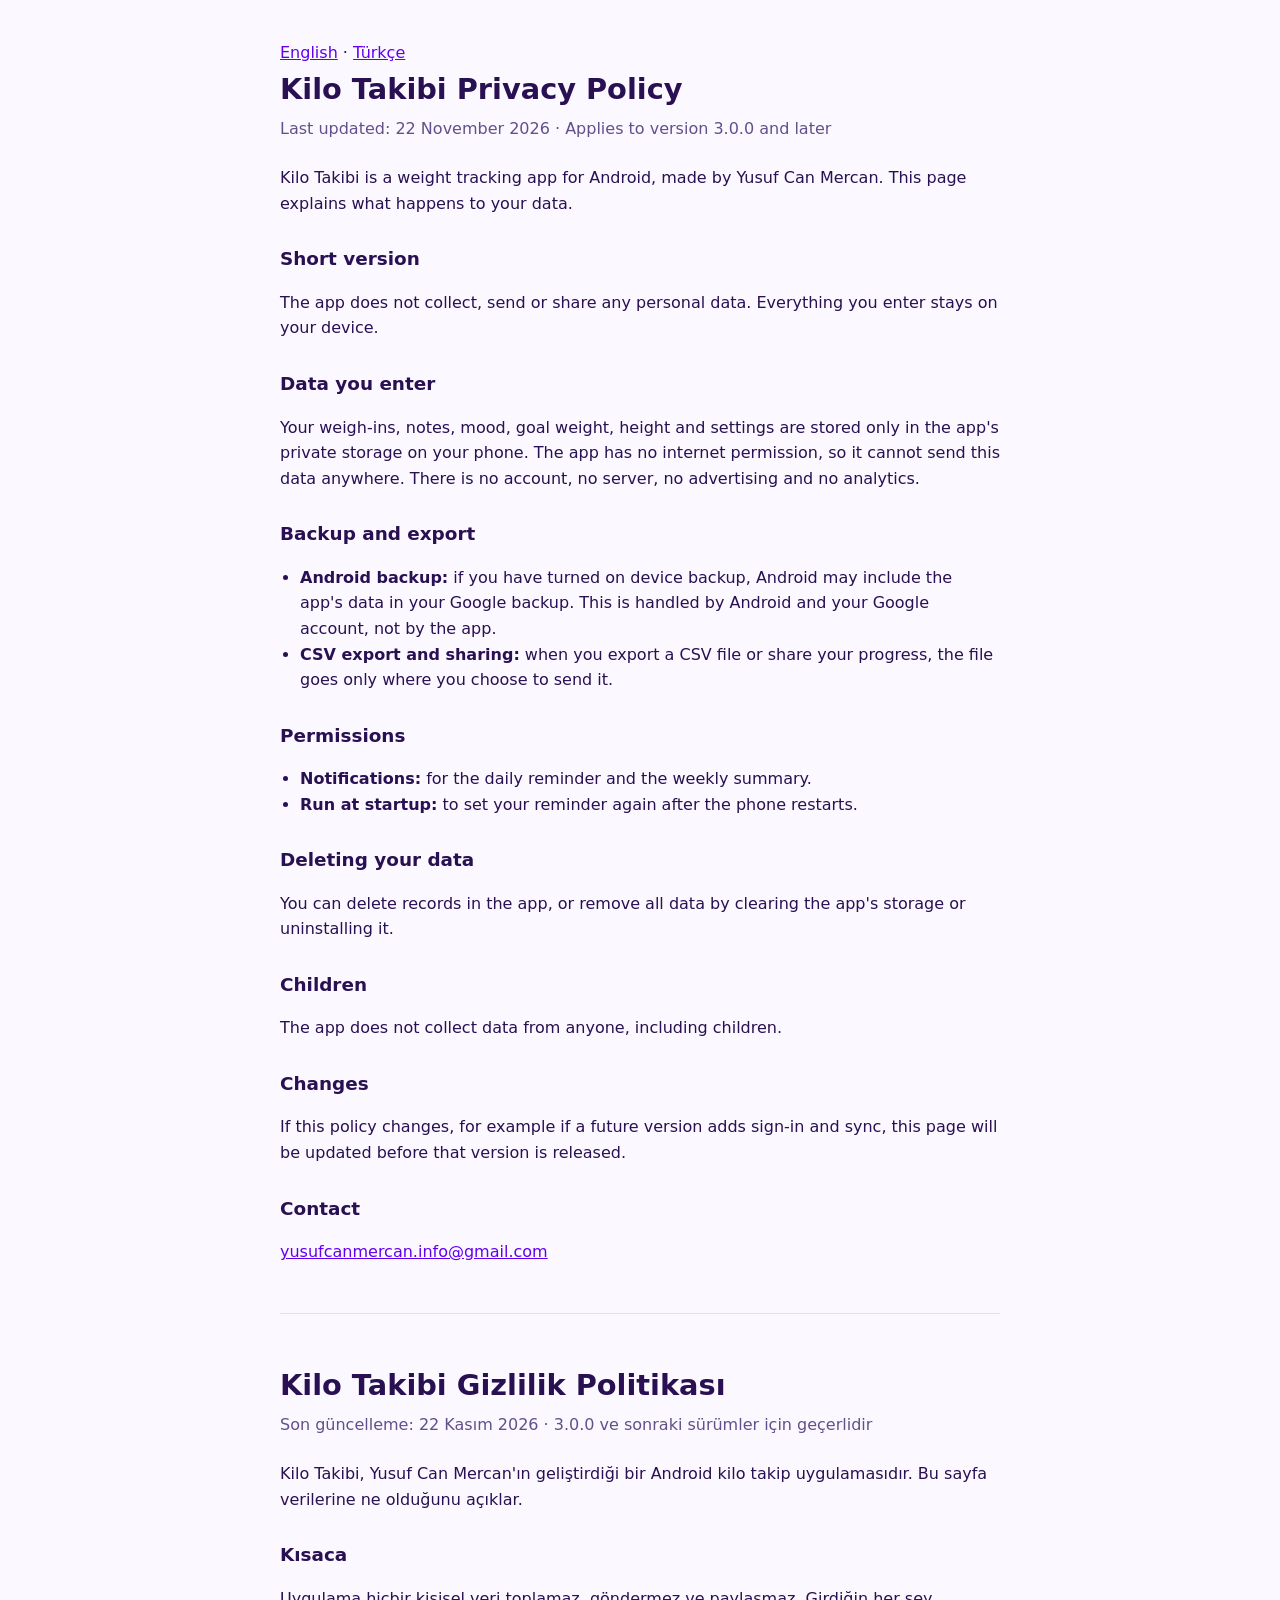
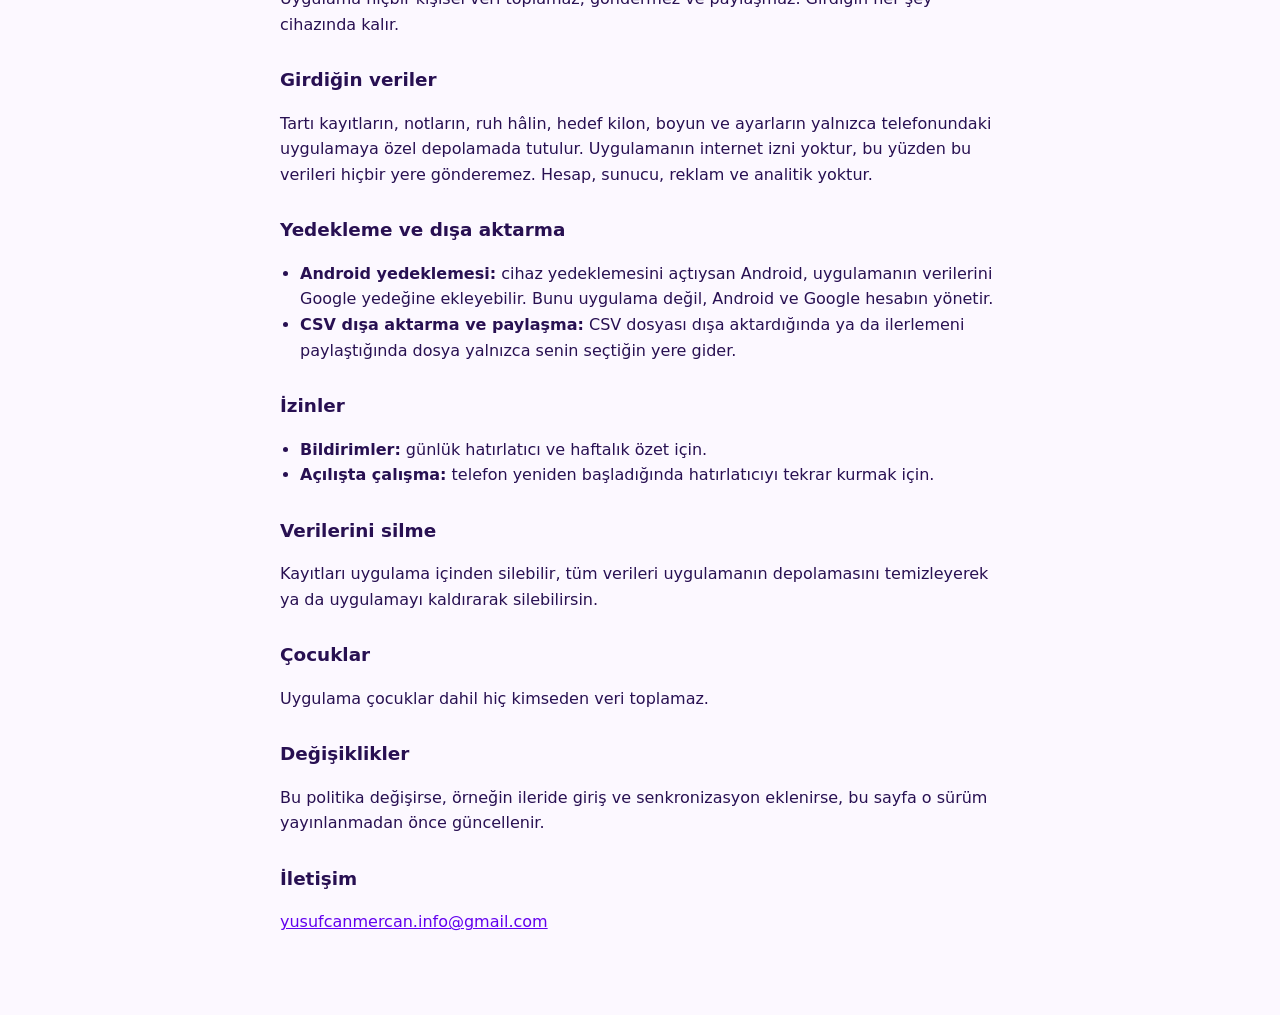
<file: kilo-takibi/privacy.html>
<!DOCTYPE html>
<html lang="en">
<head>
  <meta charset="UTF-8">
  <meta name="viewport" content="width=device-width, initial-scale=1.0">
  <title>Kilo Takibi Privacy Policy</title>
  <style>
    :root { --bg: #fcf8ff; --fg: #281052; --muted: #62508a; --accent: #6200ee; --line: #e6dcf7; }
    @media (prefers-color-scheme: dark) {
      :root { --bg: #15121c; --fg: #ece6f5; --muted: #b3a7c9; --accent: #c8a6ff; --line: #2e2840; }
    }
    body { margin: 0; background: var(--bg); color: var(--fg); font: 16px/1.6 system-ui, -apple-system, "Segoe UI", Roboto, sans-serif; }
    main { max-width: 720px; margin: 0 auto; padding: 40px 16px 64px; }
    h1 { font-size: 1.8rem; margin: 0 0 4px; }
    h2 { font-size: 1.15rem; margin: 28px 0 6px; }
    p, li { color: var(--fg); }
    .meta { color: var(--muted); margin: 0 0 24px; }
    nav a, a { color: var(--accent); }
    hr { border: 0; border-top: 1px solid var(--line); margin: 48px 0; }
    ul { padding-left: 20px; }
  </style>
</head>
<body>
<main>
  <nav><a href="#en">English</a> · <a href="#tr">Türkçe</a></nav>

  <section id="en" lang="en">
    <h1>Kilo Takibi Privacy Policy</h1>
    <p class="meta">Last updated: 22 November 2026 · Applies to version 3.0.0 and later</p>

    <p>Kilo Takibi is a weight tracking app for Android, made by Yusuf Can Mercan. This page explains what happens to your data.</p>

    <h2>Short version</h2>
    <p>The app does not collect, send or share any personal data. Everything you enter stays on your device.</p>

    <h2>Data you enter</h2>
    <p>Your weigh-ins, notes, mood, goal weight, height and settings are stored only in the app's private storage on your phone. The app has no internet permission, so it cannot send this data anywhere. There is no account, no server, no advertising and no analytics.</p>

    <h2>Backup and export</h2>
    <ul>
      <li><strong>Android backup:</strong> if you have turned on device backup, Android may include the app's data in your Google backup. This is handled by Android and your Google account, not by the app.</li>
      <li><strong>CSV export and sharing:</strong> when you export a CSV file or share your progress, the file goes only where you choose to send it.</li>
    </ul>

    <h2>Permissions</h2>
    <ul>
      <li><strong>Notifications:</strong> for the daily reminder and the weekly summary.</li>
      <li><strong>Run at startup:</strong> to set your reminder again after the phone restarts.</li>
    </ul>

    <h2>Deleting your data</h2>
    <p>You can delete records in the app, or remove all data by clearing the app's storage or uninstalling it.</p>

    <h2>Children</h2>
    <p>The app does not collect data from anyone, including children.</p>

    <h2>Changes</h2>
    <p>If this policy changes, for example if a future version adds sign-in and sync, this page will be updated before that version is released.</p>

    <h2>Contact</h2>
    <p><a href="mailto:yusufcanmercan.info@gmail.com">yusufcanmercan.info@gmail.com</a></p>
  </section>

  <hr>

  <section id="tr" lang="tr">
    <h1>Kilo Takibi Gizlilik Politikası</h1>
    <p class="meta">Son güncelleme: 22 Kasım 2026 · 3.0.0 ve sonraki sürümler için geçerlidir</p>

    <p>Kilo Takibi, Yusuf Can Mercan'ın geliştirdiği bir Android kilo takip uygulamasıdır. Bu sayfa verilerine ne olduğunu açıklar.</p>

    <h2>Kısaca</h2>
    <p>Uygulama hiçbir kişisel veri toplamaz, göndermez ve paylaşmaz. Girdiğin her şey cihazında kalır.</p>

    <h2>Girdiğin veriler</h2>
    <p>Tartı kayıtların, notların, ruh hâlin, hedef kilon, boyun ve ayarların yalnızca telefonundaki uygulamaya özel depolamada tutulur. Uygulamanın internet izni yoktur, bu yüzden bu verileri hiçbir yere gönderemez. Hesap, sunucu, reklam ve analitik yoktur.</p>

    <h2>Yedekleme ve dışa aktarma</h2>
    <ul>
      <li><strong>Android yedeklemesi:</strong> cihaz yedeklemesini açtıysan Android, uygulamanın verilerini Google yedeğine ekleyebilir. Bunu uygulama değil, Android ve Google hesabın yönetir.</li>
      <li><strong>CSV dışa aktarma ve paylaşma:</strong> CSV dosyası dışa aktardığında ya da ilerlemeni paylaştığında dosya yalnızca senin seçtiğin yere gider.</li>
    </ul>

    <h2>İzinler</h2>
    <ul>
      <li><strong>Bildirimler:</strong> günlük hatırlatıcı ve haftalık özet için.</li>
      <li><strong>Açılışta çalışma:</strong> telefon yeniden başladığında hatırlatıcıyı tekrar kurmak için.</li>
    </ul>

    <h2>Verilerini silme</h2>
    <p>Kayıtları uygulama içinden silebilir, tüm verileri uygulamanın depolamasını temizleyerek ya da uygulamayı kaldırarak silebilirsin.</p>

    <h2>Çocuklar</h2>
    <p>Uygulama çocuklar dahil hiç kimseden veri toplamaz.</p>

    <h2>Değişiklikler</h2>
    <p>Bu politika değişirse, örneğin ileride giriş ve senkronizasyon eklenirse, bu sayfa o sürüm yayınlanmadan önce güncellenir.</p>

    <h2>İletişim</h2>
    <p><a href="mailto:yusufcanmercan.info@gmail.com">yusufcanmercan.info@gmail.com</a></p>
  </section>
</main>
</body>
</html>
</file>
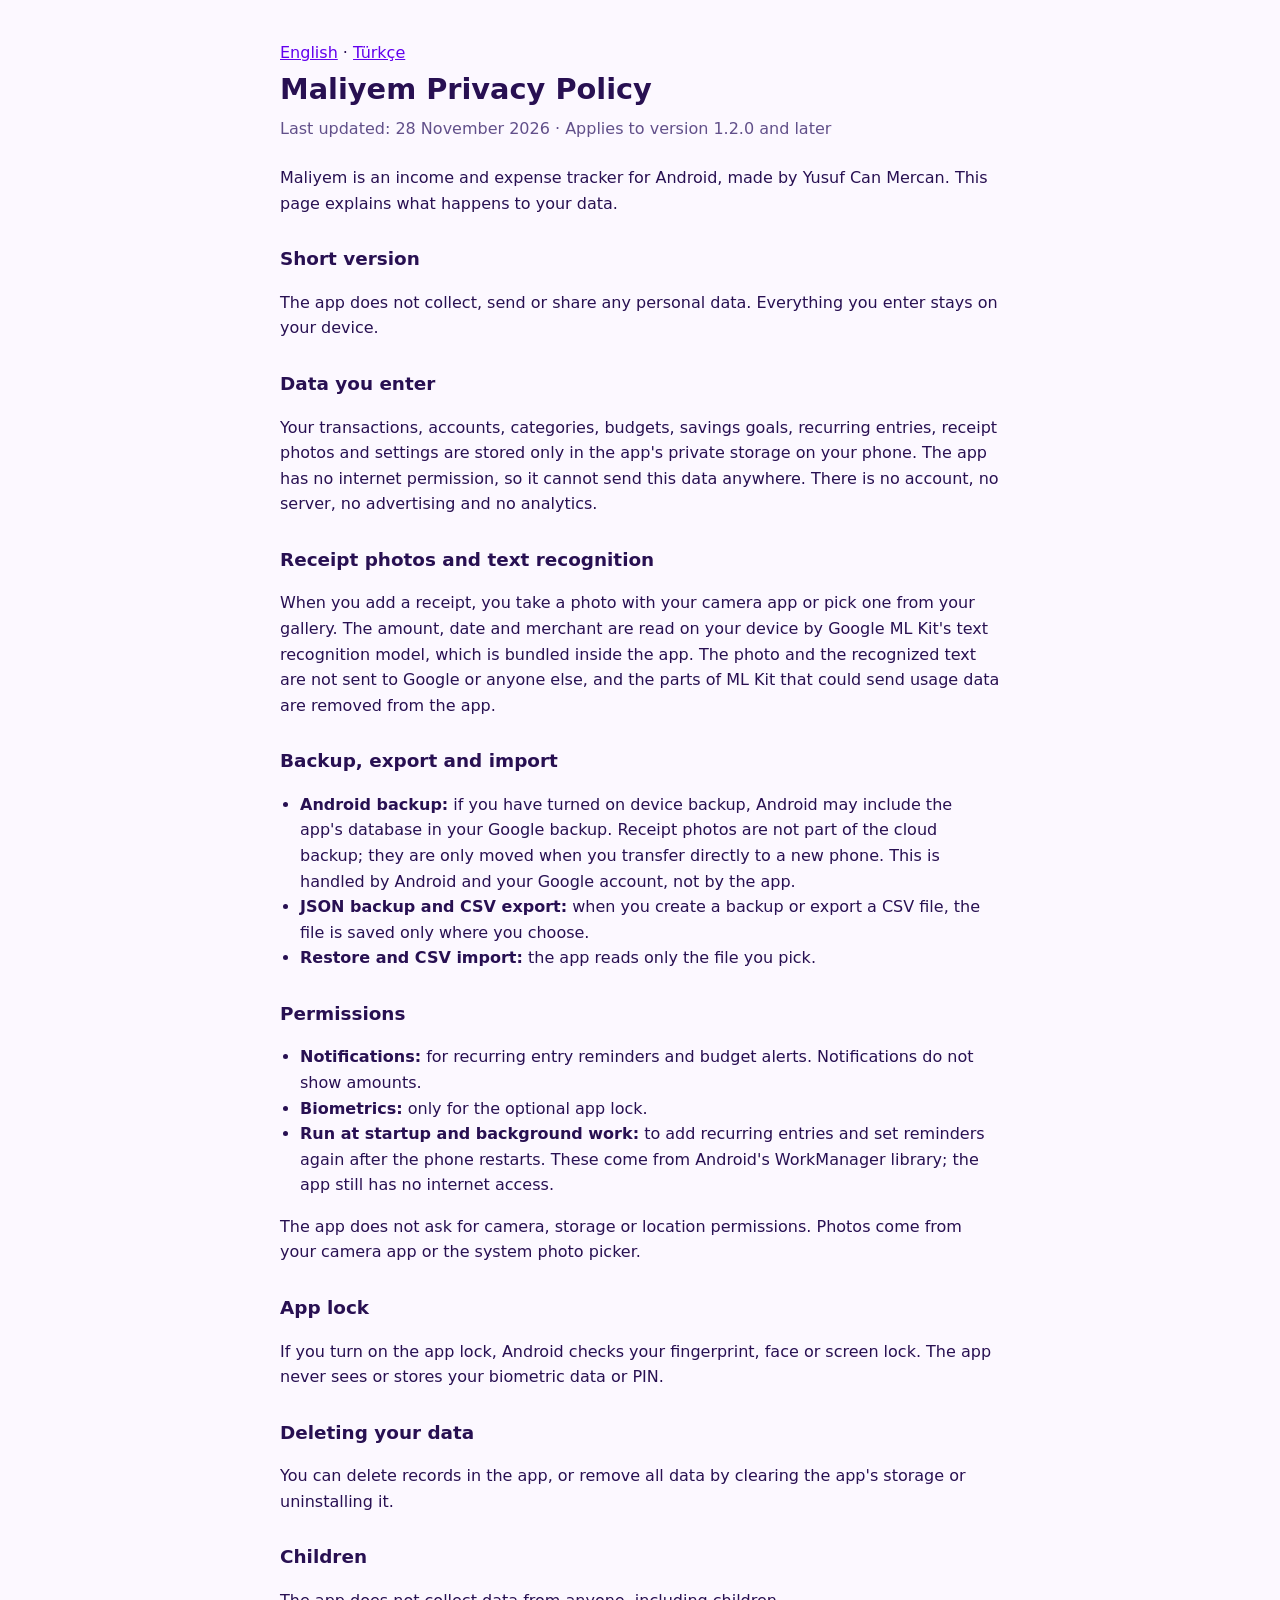
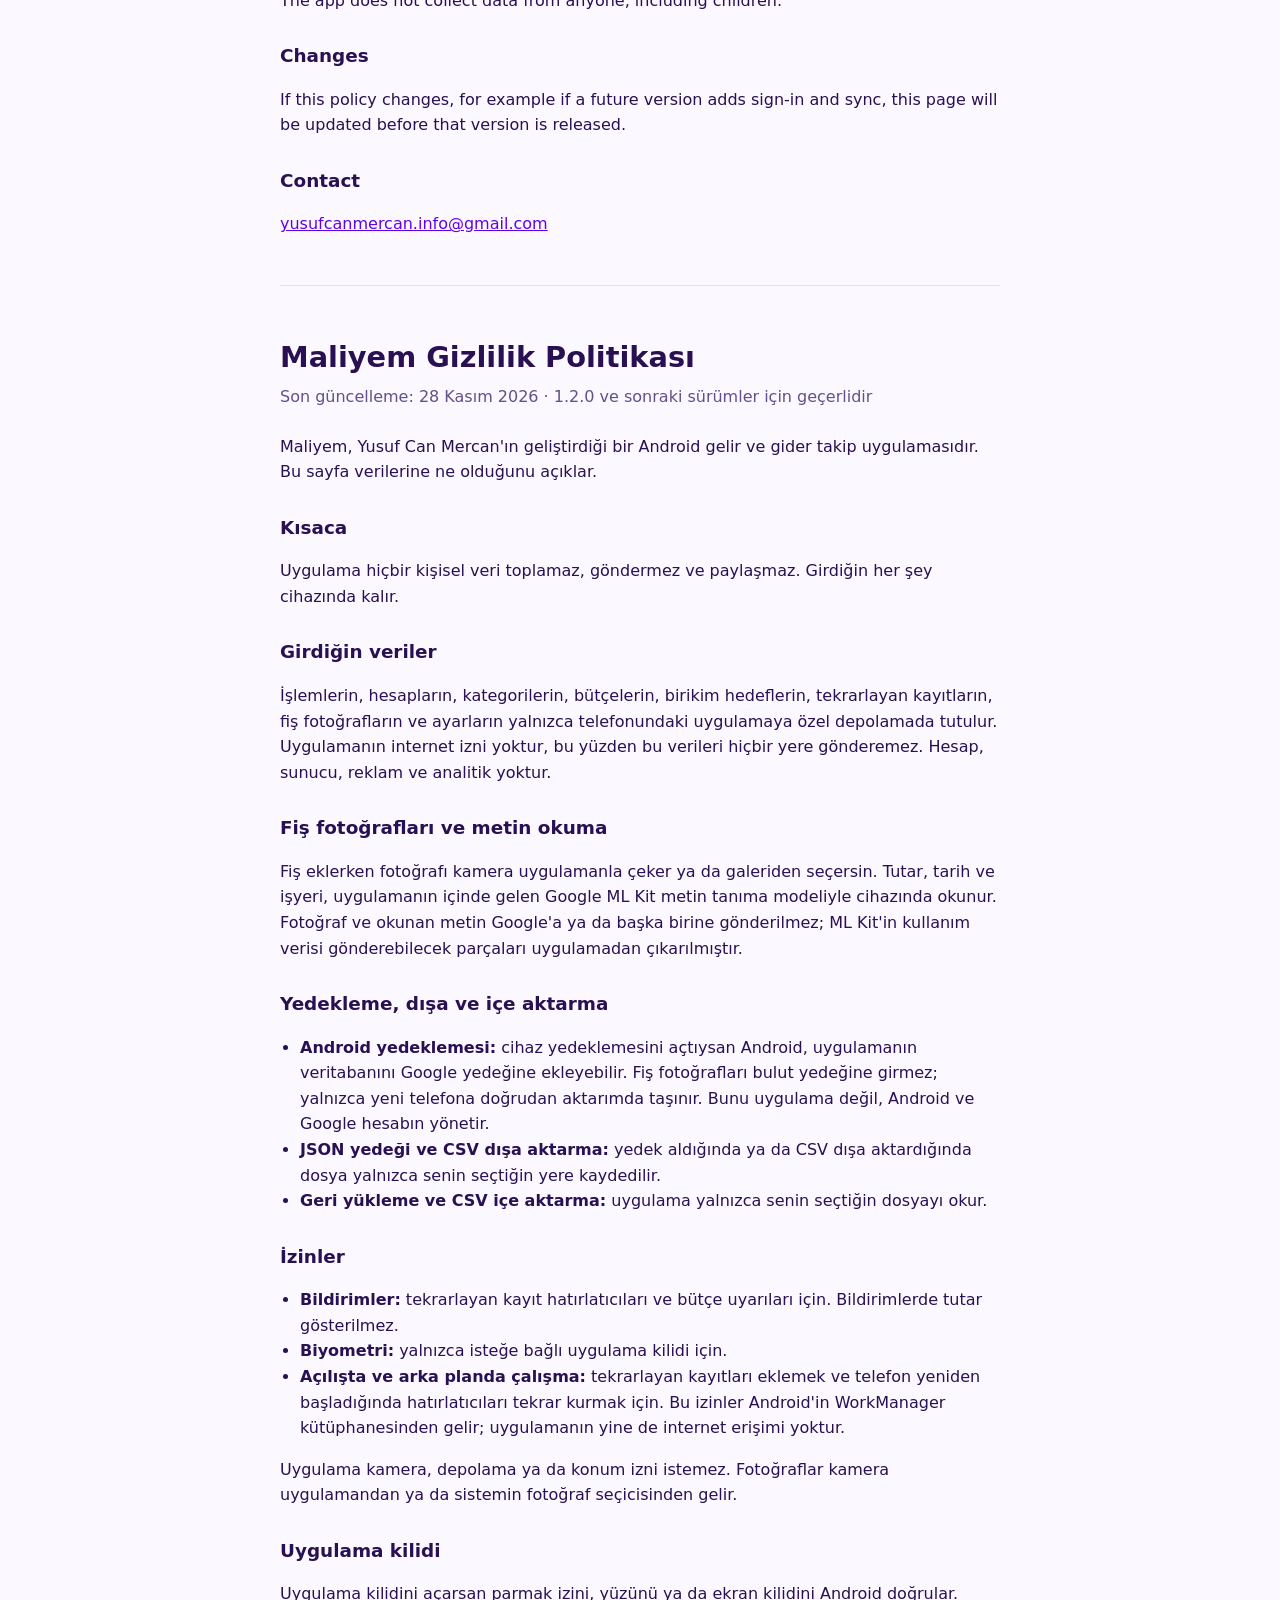
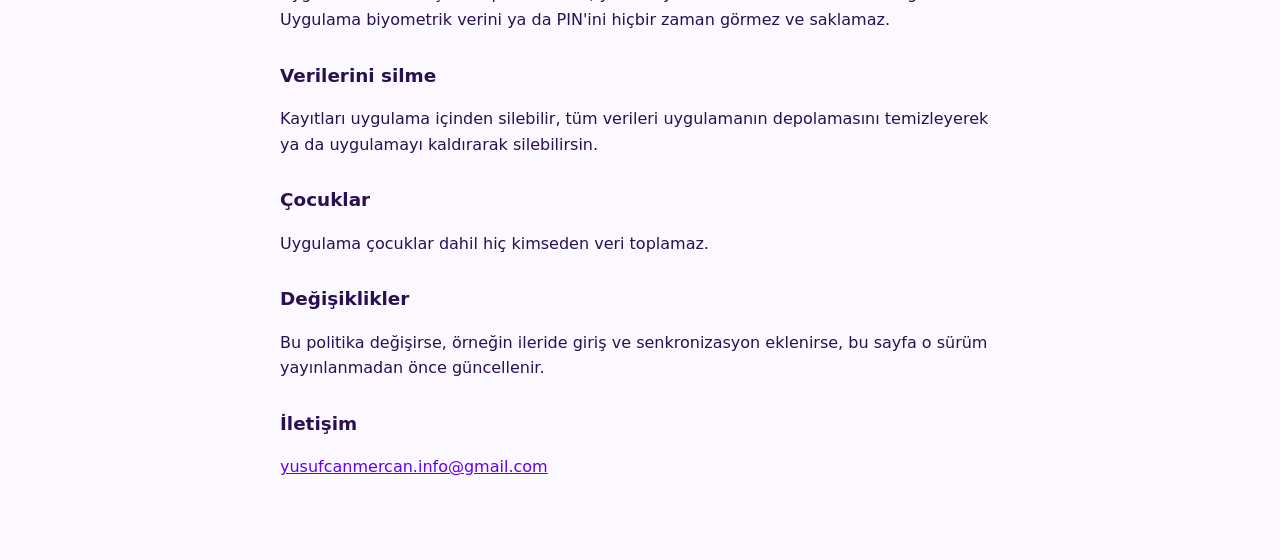
<file: maliyem/privacy.html>
<!DOCTYPE html>
<html lang="en">
<head>
  <meta charset="UTF-8">
  <meta name="viewport" content="width=device-width, initial-scale=1.0">
  <title>Maliyem Privacy Policy</title>
  <style>
    :root { --bg: #fcf8ff; --fg: #281052; --muted: #62508a; --accent: #6200ee; --line: #e6dcf7; }
    @media (prefers-color-scheme: dark) {
      :root { --bg: #15121c; --fg: #ece6f5; --muted: #b3a7c9; --accent: #c8a6ff; --line: #2e2840; }
    }
    body { margin: 0; background: var(--bg); color: var(--fg); font: 16px/1.6 system-ui, -apple-system, "Segoe UI", Roboto, sans-serif; }
    main { max-width: 720px; margin: 0 auto; padding: 40px 16px 64px; }
    h1 { font-size: 1.8rem; margin: 0 0 4px; }
    h2 { font-size: 1.15rem; margin: 28px 0 6px; }
    p, li { color: var(--fg); }
    .meta { color: var(--muted); margin: 0 0 24px; }
    nav a, a { color: var(--accent); }
    hr { border: 0; border-top: 1px solid var(--line); margin: 48px 0; }
    ul { padding-left: 20px; }
  </style>
</head>
<body>
<main>
  <nav><a href="#en">English</a> · <a href="#tr">Türkçe</a></nav>

  <section id="en" lang="en">
    <h1>Maliyem Privacy Policy</h1>
    <p class="meta">Last updated: 28 November 2026 · Applies to version 1.2.0 and later</p>

    <p>Maliyem is an income and expense tracker for Android, made by Yusuf Can Mercan. This page explains what happens to your data.</p>

    <h2>Short version</h2>
    <p>The app does not collect, send or share any personal data. Everything you enter stays on your device.</p>

    <h2>Data you enter</h2>
    <p>Your transactions, accounts, categories, budgets, savings goals, recurring entries, receipt photos and settings are stored only in the app's private storage on your phone. The app has no internet permission, so it cannot send this data anywhere. There is no account, no server, no advertising and no analytics.</p>

    <h2>Receipt photos and text recognition</h2>
    <p>When you add a receipt, you take a photo with your camera app or pick one from your gallery. The amount, date and merchant are read on your device by Google ML Kit's text recognition model, which is bundled inside the app. The photo and the recognized text are not sent to Google or anyone else, and the parts of ML Kit that could send usage data are removed from the app.</p>

    <h2>Backup, export and import</h2>
    <ul>
      <li><strong>Android backup:</strong> if you have turned on device backup, Android may include the app's database in your Google backup. Receipt photos are not part of the cloud backup; they are only moved when you transfer directly to a new phone. This is handled by Android and your Google account, not by the app.</li>
      <li><strong>JSON backup and CSV export:</strong> when you create a backup or export a CSV file, the file is saved only where you choose.</li>
      <li><strong>Restore and CSV import:</strong> the app reads only the file you pick.</li>
    </ul>

    <h2>Permissions</h2>
    <ul>
      <li><strong>Notifications:</strong> for recurring entry reminders and budget alerts. Notifications do not show amounts.</li>
      <li><strong>Biometrics:</strong> only for the optional app lock.</li>
      <li><strong>Run at startup and background work:</strong> to add recurring entries and set reminders again after the phone restarts. These come from Android's WorkManager library; the app still has no internet access.</li>
    </ul>
    <p>The app does not ask for camera, storage or location permissions. Photos come from your camera app or the system photo picker.</p>

    <h2>App lock</h2>
    <p>If you turn on the app lock, Android checks your fingerprint, face or screen lock. The app never sees or stores your biometric data or PIN.</p>

    <h2>Deleting your data</h2>
    <p>You can delete records in the app, or remove all data by clearing the app's storage or uninstalling it.</p>

    <h2>Children</h2>
    <p>The app does not collect data from anyone, including children.</p>

    <h2>Changes</h2>
    <p>If this policy changes, for example if a future version adds sign-in and sync, this page will be updated before that version is released.</p>

    <h2>Contact</h2>
    <p><a href="mailto:yusufcanmercan.info@gmail.com">yusufcanmercan.info@gmail.com</a></p>
  </section>

  <hr>

  <section id="tr" lang="tr">
    <h1>Maliyem Gizlilik Politikası</h1>
    <p class="meta">Son güncelleme: 28 Kasım 2026 · 1.2.0 ve sonraki sürümler için geçerlidir</p>

    <p>Maliyem, Yusuf Can Mercan'ın geliştirdiği bir Android gelir ve gider takip uygulamasıdır. Bu sayfa verilerine ne olduğunu açıklar.</p>

    <h2>Kısaca</h2>
    <p>Uygulama hiçbir kişisel veri toplamaz, göndermez ve paylaşmaz. Girdiğin her şey cihazında kalır.</p>

    <h2>Girdiğin veriler</h2>
    <p>İşlemlerin, hesapların, kategorilerin, bütçelerin, birikim hedeflerin, tekrarlayan kayıtların, fiş fotoğrafların ve ayarların yalnızca telefonundaki uygulamaya özel depolamada tutulur. Uygulamanın internet izni yoktur, bu yüzden bu verileri hiçbir yere gönderemez. Hesap, sunucu, reklam ve analitik yoktur.</p>

    <h2>Fiş fotoğrafları ve metin okuma</h2>
    <p>Fiş eklerken fotoğrafı kamera uygulamanla çeker ya da galeriden seçersin. Tutar, tarih ve işyeri, uygulamanın içinde gelen Google ML Kit metin tanıma modeliyle cihazında okunur. Fotoğraf ve okunan metin Google'a ya da başka birine gönderilmez; ML Kit'in kullanım verisi gönderebilecek parçaları uygulamadan çıkarılmıştır.</p>

    <h2>Yedekleme, dışa ve içe aktarma</h2>
    <ul>
      <li><strong>Android yedeklemesi:</strong> cihaz yedeklemesini açtıysan Android, uygulamanın veritabanını Google yedeğine ekleyebilir. Fiş fotoğrafları bulut yedeğine girmez; yalnızca yeni telefona doğrudan aktarımda taşınır. Bunu uygulama değil, Android ve Google hesabın yönetir.</li>
      <li><strong>JSON yedeği ve CSV dışa aktarma:</strong> yedek aldığında ya da CSV dışa aktardığında dosya yalnızca senin seçtiğin yere kaydedilir.</li>
      <li><strong>Geri yükleme ve CSV içe aktarma:</strong> uygulama yalnızca senin seçtiğin dosyayı okur.</li>
    </ul>

    <h2>İzinler</h2>
    <ul>
      <li><strong>Bildirimler:</strong> tekrarlayan kayıt hatırlatıcıları ve bütçe uyarıları için. Bildirimlerde tutar gösterilmez.</li>
      <li><strong>Biyometri:</strong> yalnızca isteğe bağlı uygulama kilidi için.</li>
      <li><strong>Açılışta ve arka planda çalışma:</strong> tekrarlayan kayıtları eklemek ve telefon yeniden başladığında hatırlatıcıları tekrar kurmak için. Bu izinler Android'in WorkManager kütüphanesinden gelir; uygulamanın yine de internet erişimi yoktur.</li>
    </ul>
    <p>Uygulama kamera, depolama ya da konum izni istemez. Fotoğraflar kamera uygulamandan ya da sistemin fotoğraf seçicisinden gelir.</p>

    <h2>Uygulama kilidi</h2>
    <p>Uygulama kilidini açarsan parmak izini, yüzünü ya da ekran kilidini Android doğrular. Uygulama biyometrik verini ya da PIN'ini hiçbir zaman görmez ve saklamaz.</p>

    <h2>Verilerini silme</h2>
    <p>Kayıtları uygulama içinden silebilir, tüm verileri uygulamanın depolamasını temizleyerek ya da uygulamayı kaldırarak silebilirsin.</p>

    <h2>Çocuklar</h2>
    <p>Uygulama çocuklar dahil hiç kimseden veri toplamaz.</p>

    <h2>Değişiklikler</h2>
    <p>Bu politika değişirse, örneğin ileride giriş ve senkronizasyon eklenirse, bu sayfa o sürüm yayınlanmadan önce güncellenir.</p>

    <h2>İletişim</h2>
    <p><a href="mailto:yusufcanmercan.info@gmail.com">yusufcanmercan.info@gmail.com</a></p>
  </section>
</main>
</body>
</html>
</file>
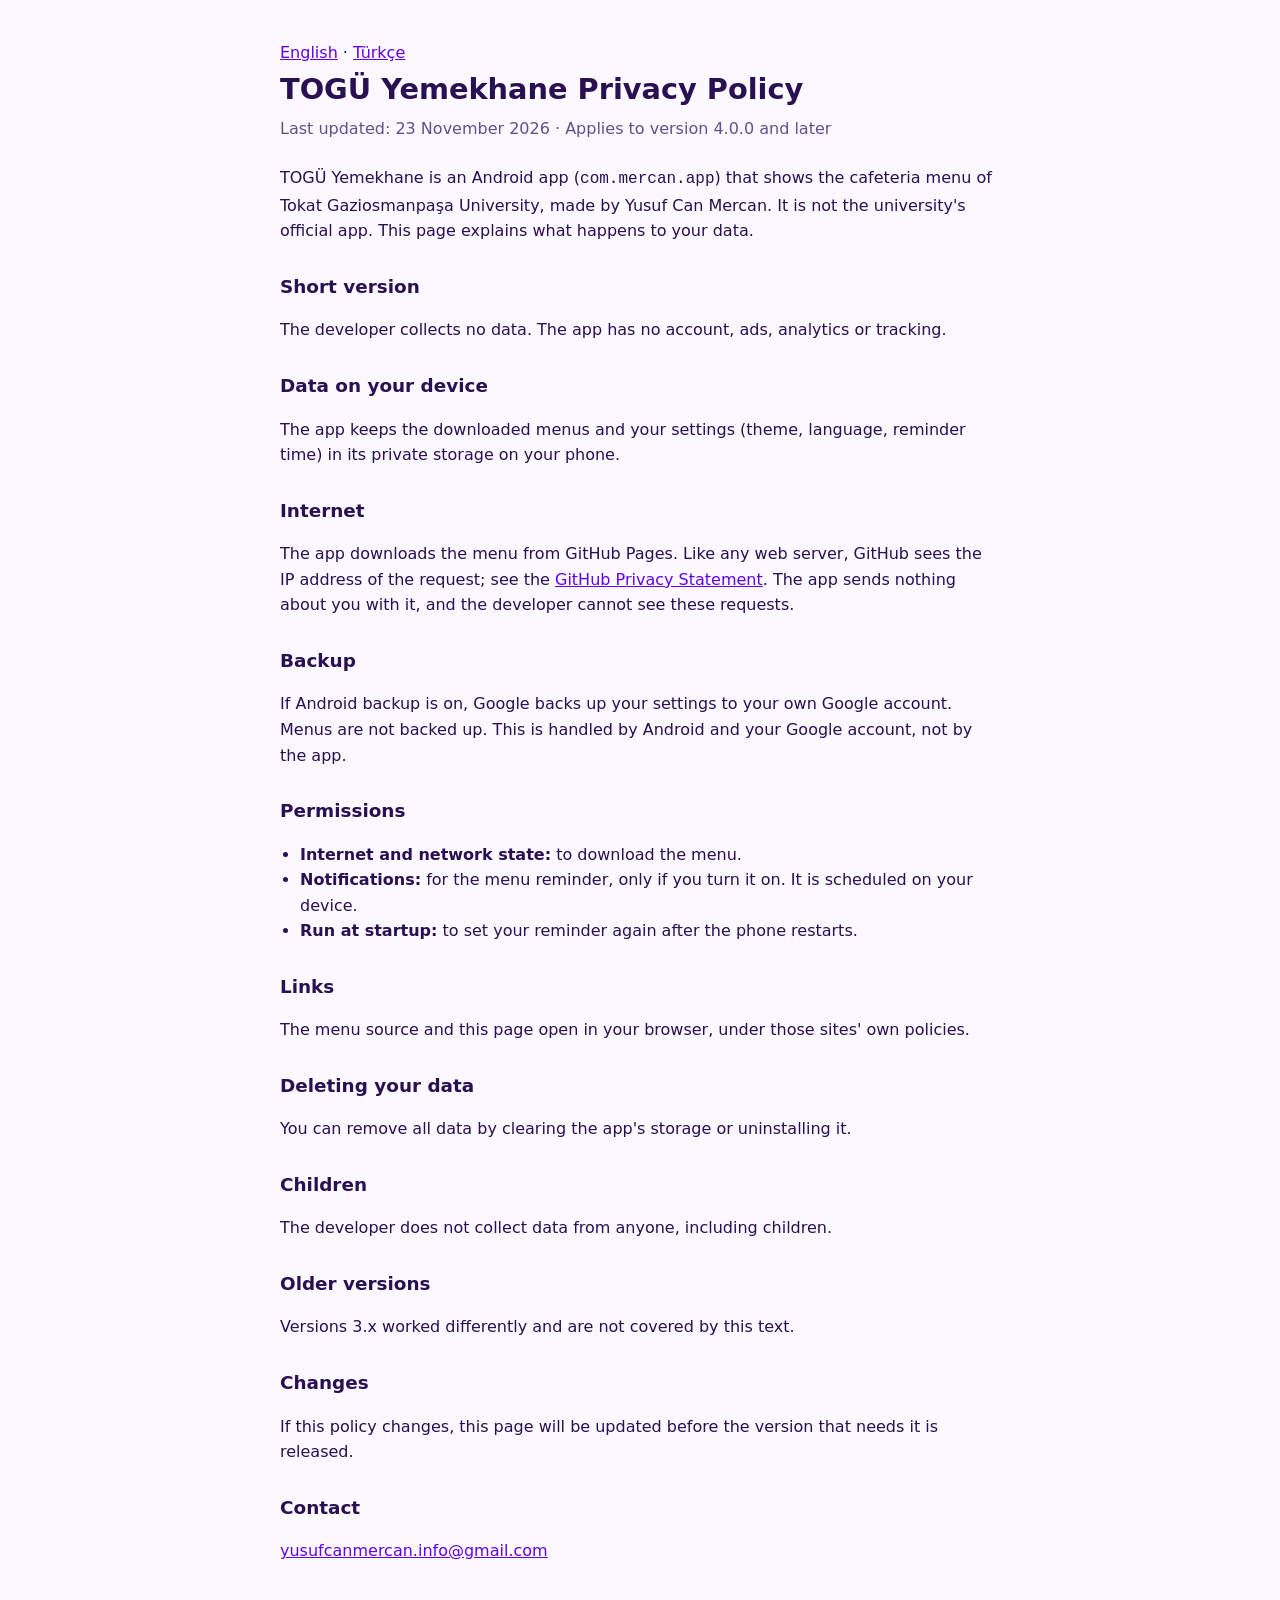
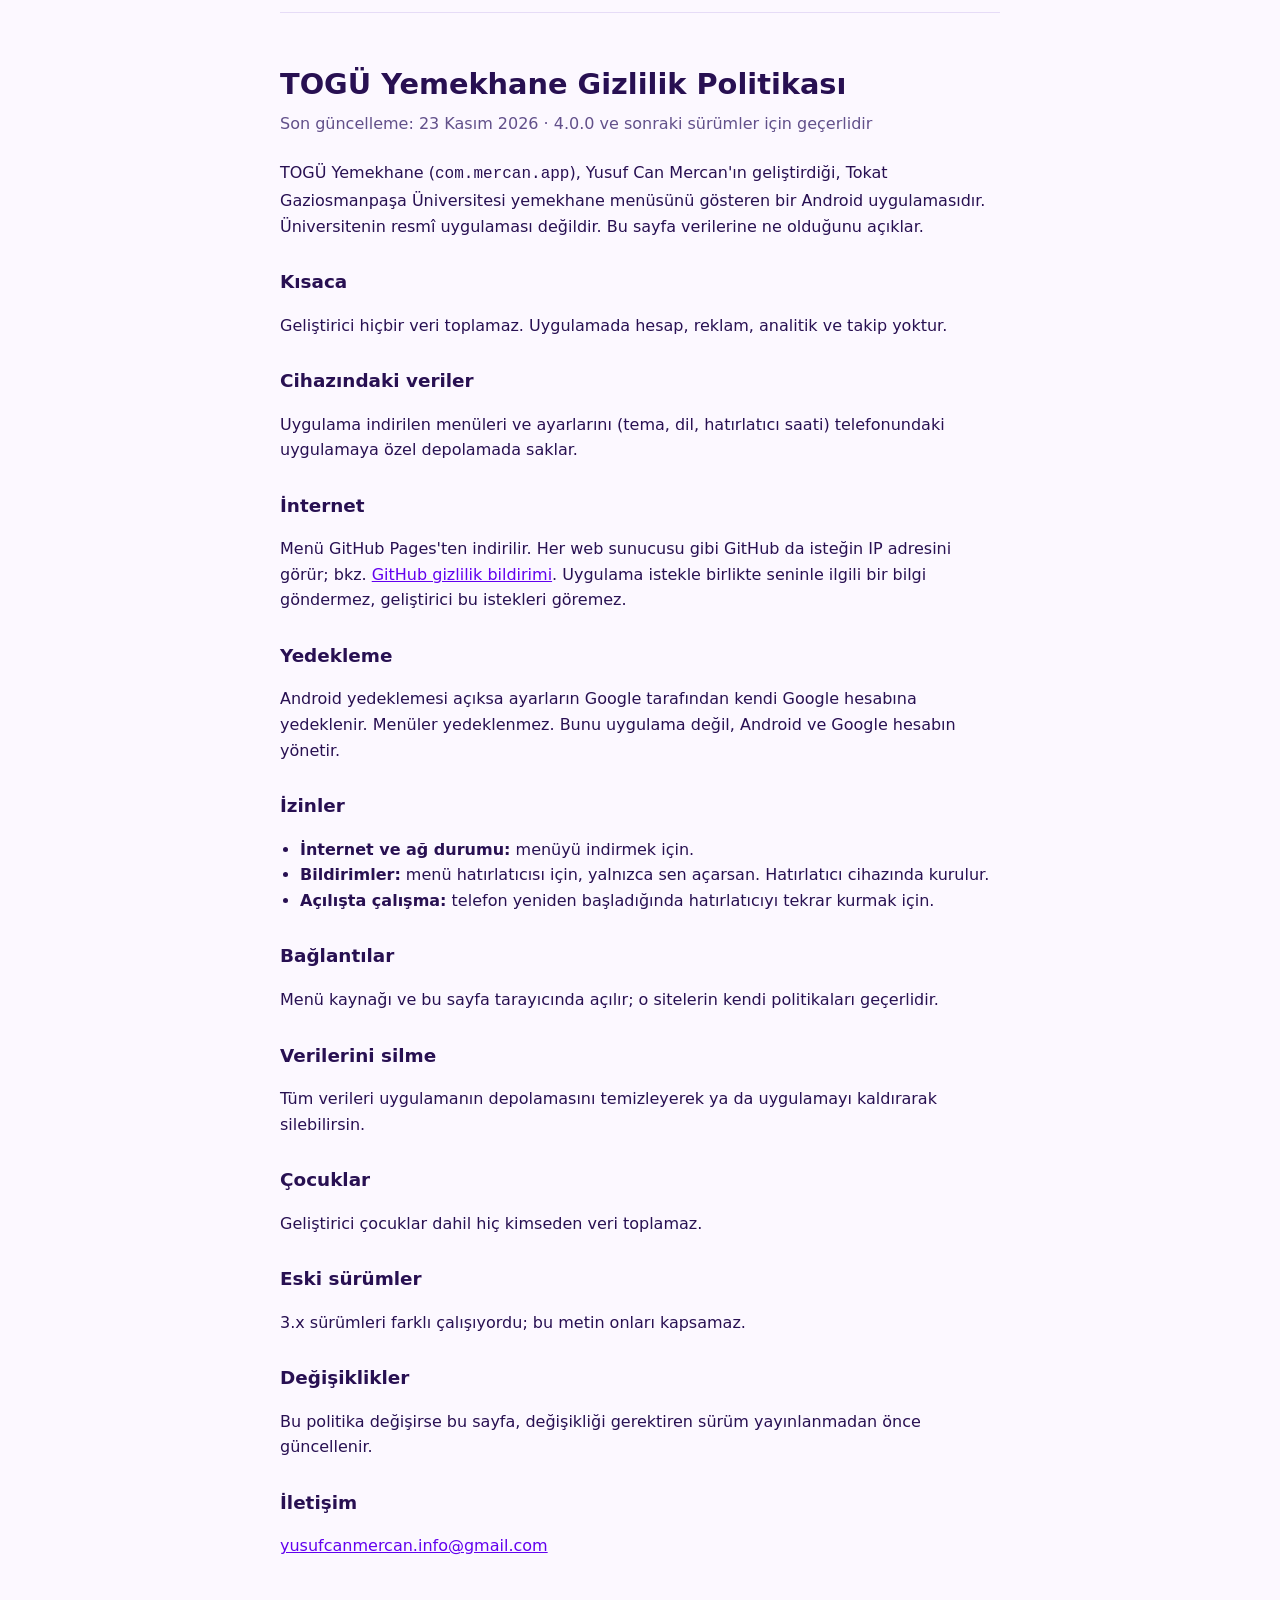
<file: yemekhane/privacy.html>
<!DOCTYPE html>
<html lang="en">
<head>
  <meta charset="UTF-8">
  <meta name="viewport" content="width=device-width, initial-scale=1.0">
  <title>TOGÜ Yemekhane Privacy Policy</title>
  <style>
    :root { --bg: #fcf8ff; --fg: #281052; --muted: #62508a; --accent: #6200ee; --line: #e6dcf7; }
    @media (prefers-color-scheme: dark) {
      :root { --bg: #15121c; --fg: #ece6f5; --muted: #b3a7c9; --accent: #c8a6ff; --line: #2e2840; }
    }
    body { margin: 0; background: var(--bg); color: var(--fg); font: 16px/1.6 system-ui, -apple-system, "Segoe UI", Roboto, sans-serif; }
    main { max-width: 720px; margin: 0 auto; padding: 40px 16px 64px; }
    h1 { font-size: 1.8rem; margin: 0 0 4px; }
    h2 { font-size: 1.15rem; margin: 28px 0 6px; }
    p, li { color: var(--fg); }
    .meta { color: var(--muted); margin: 0 0 24px; }
    nav a, a { color: var(--accent); }
    hr { border: 0; border-top: 1px solid var(--line); margin: 48px 0; }
    ul { padding-left: 20px; }
  </style>
</head>
<body>
<main>
  <nav><a href="#en">English</a> · <a href="#tr">Türkçe</a></nav>

  <section id="en" lang="en">
    <h1>TOGÜ Yemekhane Privacy Policy</h1>
    <p class="meta">Last updated: 23 November 2026 · Applies to version 4.0.0 and later</p>

    <p>TOGÜ Yemekhane is an Android app (<code>com.mercan.app</code>) that shows the cafeteria menu of Tokat Gaziosmanpaşa University, made by Yusuf Can Mercan. It is not the university's official app. This page explains what happens to your data.</p>

    <h2>Short version</h2>
    <p>The developer collects no data. The app has no account, ads, analytics or tracking.</p>

    <h2>Data on your device</h2>
    <p>The app keeps the downloaded menus and your settings (theme, language, reminder time) in its private storage on your phone.</p>

    <h2>Internet</h2>
    <p>The app downloads the menu from GitHub Pages. Like any web server, GitHub sees the IP address of the request; see the <a href="https://docs.github.com/en/site-policy/privacy-policies/github-privacy-statement">GitHub Privacy Statement</a>. The app sends nothing about you with it, and the developer cannot see these requests.</p>

    <h2>Backup</h2>
    <p>If Android backup is on, Google backs up your settings to your own Google account. Menus are not backed up. This is handled by Android and your Google account, not by the app.</p>

    <h2>Permissions</h2>
    <ul>
      <li><strong>Internet and network state:</strong> to download the menu.</li>
      <li><strong>Notifications:</strong> for the menu reminder, only if you turn it on. It is scheduled on your device.</li>
      <li><strong>Run at startup:</strong> to set your reminder again after the phone restarts.</li>
    </ul>

    <h2>Links</h2>
    <p>The menu source and this page open in your browser, under those sites' own policies.</p>

    <h2>Deleting your data</h2>
    <p>You can remove all data by clearing the app's storage or uninstalling it.</p>

    <h2>Children</h2>
    <p>The developer does not collect data from anyone, including children.</p>

    <h2>Older versions</h2>
    <p>Versions 3.x worked differently and are not covered by this text.</p>

    <h2>Changes</h2>
    <p>If this policy changes, this page will be updated before the version that needs it is released.</p>

    <h2>Contact</h2>
    <p><a href="mailto:yusufcanmercan.info@gmail.com">yusufcanmercan.info@gmail.com</a></p>
  </section>

  <hr>

  <section id="tr" lang="tr">
    <h1>TOGÜ Yemekhane Gizlilik Politikası</h1>
    <p class="meta">Son güncelleme: 23 Kasım 2026 · 4.0.0 ve sonraki sürümler için geçerlidir</p>

    <p>TOGÜ Yemekhane (<code>com.mercan.app</code>), Yusuf Can Mercan'ın geliştirdiği, Tokat Gaziosmanpaşa Üniversitesi yemekhane menüsünü gösteren bir Android uygulamasıdır. Üniversitenin resmî uygulaması değildir. Bu sayfa verilerine ne olduğunu açıklar.</p>

    <h2>Kısaca</h2>
    <p>Geliştirici hiçbir veri toplamaz. Uygulamada hesap, reklam, analitik ve takip yoktur.</p>

    <h2>Cihazındaki veriler</h2>
    <p>Uygulama indirilen menüleri ve ayarlarını (tema, dil, hatırlatıcı saati) telefonundaki uygulamaya özel depolamada saklar.</p>

    <h2>İnternet</h2>
    <p>Menü GitHub Pages'ten indirilir. Her web sunucusu gibi GitHub da isteğin IP adresini görür; bkz. <a href="https://docs.github.com/en/site-policy/privacy-policies/github-privacy-statement">GitHub gizlilik bildirimi</a>. Uygulama istekle birlikte seninle ilgili bir bilgi göndermez, geliştirici bu istekleri göremez.</p>

    <h2>Yedekleme</h2>
    <p>Android yedeklemesi açıksa ayarların Google tarafından kendi Google hesabına yedeklenir. Menüler yedeklenmez. Bunu uygulama değil, Android ve Google hesabın yönetir.</p>

    <h2>İzinler</h2>
    <ul>
      <li><strong>İnternet ve ağ durumu:</strong> menüyü indirmek için.</li>
      <li><strong>Bildirimler:</strong> menü hatırlatıcısı için, yalnızca sen açarsan. Hatırlatıcı cihazında kurulur.</li>
      <li><strong>Açılışta çalışma:</strong> telefon yeniden başladığında hatırlatıcıyı tekrar kurmak için.</li>
    </ul>

    <h2>Bağlantılar</h2>
    <p>Menü kaynağı ve bu sayfa tarayıcında açılır; o sitelerin kendi politikaları geçerlidir.</p>

    <h2>Verilerini silme</h2>
    <p>Tüm verileri uygulamanın depolamasını temizleyerek ya da uygulamayı kaldırarak silebilirsin.</p>

    <h2>Çocuklar</h2>
    <p>Geliştirici çocuklar dahil hiç kimseden veri toplamaz.</p>

    <h2>Eski sürümler</h2>
    <p>3.x sürümleri farklı çalışıyordu; bu metin onları kapsamaz.</p>

    <h2>Değişiklikler</h2>
    <p>Bu politika değişirse bu sayfa, değişikliği gerektiren sürüm yayınlanmadan önce güncellenir.</p>

    <h2>İletişim</h2>
    <p><a href="mailto:yusufcanmercan.info@gmail.com">yusufcanmercan.info@gmail.com</a></p>
  </section>
</main>
</body>
</html>
</file>
